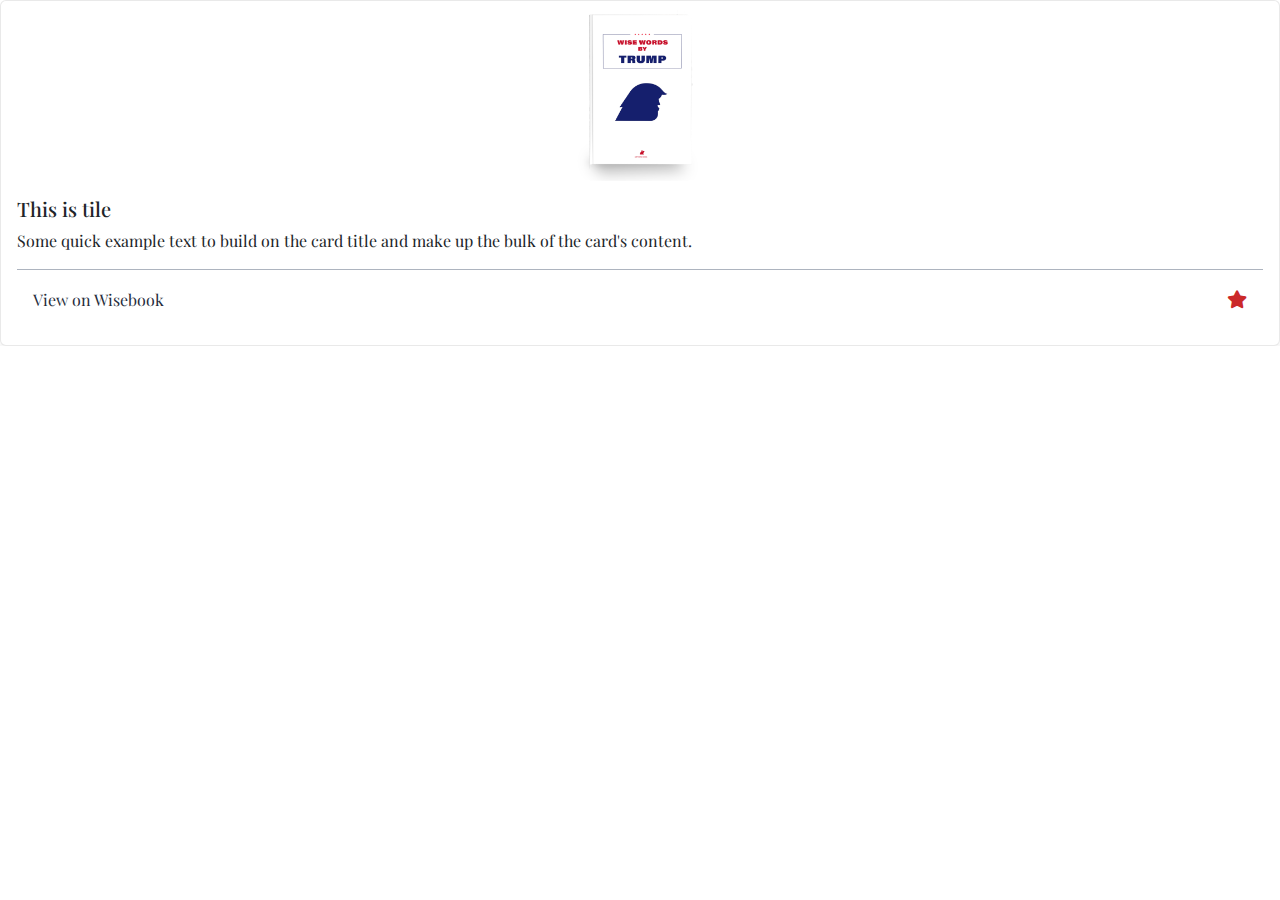
<file: embed-card.html>
<!DOCTYPE html>
<html lang="en">
  <head>
    <meta charset="UTF-8" />
    <meta name="viewport" content="width=device-width, initial-scale=1.0" />
    <link rel="shortcut icon" href="image/favicon.webp" type="image/x-icon" />
    <link rel="preconnect" href="https://fonts.googleapis.com" />
    <link rel="preconnect" href="https://fonts.gstatic.com" crossorigin />
    <link
      href="https://fonts.googleapis.com/css2?family=Playfair+Display:ital,wght@0,400..900;1,400..900&display=swap"
      rel="stylesheet"
    />
    <link
      href="https://cdn.jsdelivr.net/npm/bootstrap@5.3.3/dist/css/bootstrap.min.css"
      rel="stylesheet"
    />
    <link rel="preconnect" href="https://fonts.googleapis.com" />
    <link rel="preconnect" href="https://fonts.gstatic.com" crossorigin />
    <link
      href="https://fonts.googleapis.com/css2?family=Poppins:ital,wght@0,100;0,200;0,300;0,400;0,500;0,600;0,700;0,800;0,900;1,100;1,200;1,300;1,400;1,500;1,600;1,700;1,800;1,900&display=swap"
      rel="stylesheet"
    />
    <link
      rel="stylesheet"
      href="https://sanjitgh.github.io/wisebook/css/style.css"
    />
    <link
      rel="stylesheet"
      href="https://sanjitgh.github.io/wisebook/css/all.min.css"
    />
    <link
      rel="stylesheet"
      href="https://sanjitgh.github.io/wisebook/css/single-product.css"
    />
    <title>Product Details</title>
  </head>

  <body>
    <div class="card embed_card">
      <img
        src="https://sanjitgh.github.io/wisebook/image/img.png"
        class="card-img-top"
        alt="..."
      />
      <div class="card-body">
        <h5 class="">This is tile</h5>
        <p class="card-text">
          Some quick example text to build on the card title and make up the
          bulk of the card's content.
        </p>
        <div class="divider"></div>
        <div class="flex justify-content-between align-items-center p-3">
          <a href="" class="view_link">View on Wisebook</a>
          <span class="star_icon">
            <i class="fa-solid fa-star"></i>
          </span>
        </div>
      </div>
    </div>

    <script src="https://ajax.googleapis.com/ajax/libs/jquery/3.7.1/jquery.min.js"></script>
    <script src="https://cdn.jsdelivr.net/npm/bootstrap@5.3.3/dist/js/bootstrap.bundle.min.js"></script>
    <script src="https://sanjitgh.github.io/wisebook/js/singleProduct.js"></script>
  </body>
</html>
</file>
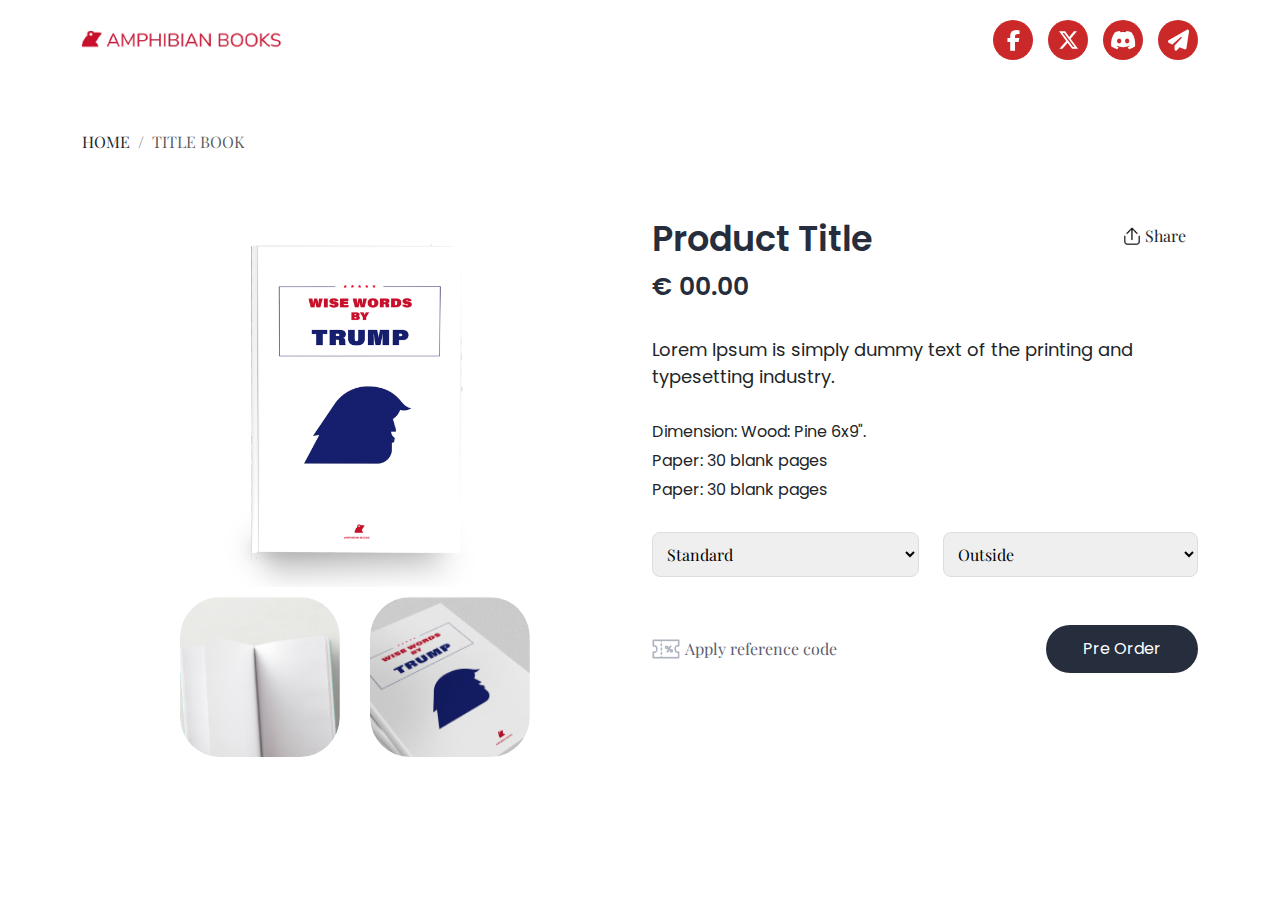
<file: single-product.html>
<!DOCTYPE html>
<html lang="en">
  <head>
    <meta charset="UTF-8" />
    <meta name="viewport" content="width=device-width, initial-scale=1.0" />
    <link rel="shortcut icon" href="image/favicon.webp" type="image/x-icon" />
    <link rel="preconnect" href="https://fonts.googleapis.com" />
    <link rel="preconnect" href="https://fonts.gstatic.com" crossorigin />
    <link
      href="https://fonts.googleapis.com/css2?family=Playfair+Display:ital,wght@0,400..900;1,400..900&display=swap"
      rel="stylesheet"
    />
    <link
      href="https://cdn.jsdelivr.net/npm/bootstrap@5.3.3/dist/css/bootstrap.min.css"
      rel="stylesheet"
    />
    <link rel="preconnect" href="https://fonts.googleapis.com" />
    <link rel="preconnect" href="https://fonts.gstatic.com" crossorigin />
    <link
      href="https://fonts.googleapis.com/css2?family=Poppins:ital,wght@0,100;0,200;0,300;0,400;0,500;0,600;0,700;0,800;0,900;1,100;1,200;1,300;1,400;1,500;1,600;1,700;1,800;1,900&display=swap"
      rel="stylesheet"
    />
    <link rel="stylesheet" href="css/style.css" />
    <link rel="stylesheet" href="css/all.min.css" />
    <link rel="stylesheet" href="css/single-product.css" />
    <title>Product Details</title>
  </head>

  <body class="nasted_footer_class">
    <!-- don't need to copy this -->
    <header class="z_index">
      <div class="container">
        <div class="row justify-content-between">
          <div class="col-6">
            <div class="logo z_index">
              <a href="index.html"
                ><img src="image/logo.webp" class="img-fluid" alt=""
              /></a>
            </div>
          </div>
          <div class="col-6 z_index position-relative">
            <!-- desktop nav items -->
            <ul class="navbar_nav">
              <li>
                <a href="#"><i class="fa-brands fa-facebook-f"></i></a>
              </li>
              <li>
                <a href="#"><i class="fa-brands fa-x-twitter"></i></a>
              </li>
              <li>
                <a href="#"><i class="fa-brands fa-discord"></i></a>
              </li>
              <li>
                <a href="#"><i class="fa-solid fa-paper-plane"></i></a>
              </li>
            </ul>
            <!-- mobile nav items start -->
            <nav class="navbar navbar-expand-lg mobile_menu">
              <div class="container-fluid justify-content-end p-0">
                <button
                  class="navbar-toggler p-0"
                  type="button"
                  data-bs-toggle="collapse"
                  data-bs-target="#navbarNavAltMarkup"
                  aria-controls="navbarNavAltMarkup"
                  aria-expanded="false"
                  aria-label="Toggle navigation"
                >
                  <div class="toggle">
                    <span></span>
                    <span></span>
                    <span></span>
                  </div>
                </button>
                <div class="collapse navbar-collapse" id="navbarNavAltMarkup">
                  <div class="navbar-nav">
                    <a class="nav-link" href="#"
                      ><i class="fa-brands fa-facebook-f"></i
                    ></a>
                    <a class="nav-link" href="#"
                      ><i class="fa-brands fa-x-twitter"></i
                    ></a>
                    <a class="nav-link" href="#"
                      ><i class="fa-brands fa-discord"></i
                    ></a>
                    <a class="nav-link" href="#"
                      ><i class="fa-solid fa-paper-plane"></i
                    ></a>
                  </div>
                </div>
              </div>
            </nav>
            <!-- mobile nav items end -->
          </div>
        </div>
      </div>
    </header>

    <section class="single_product_view">
      <div class="container">
        <div class="row mb-5">
          <div class="col">
            <nav aria-label="breadcrumb">
              <ol class="breadcrumb">
                <li class="breadcrumb-item">Home</li>
                <li class="breadcrumb-item active" aria-current="page">
                  Title Book
                </li>
              </ol>
            </nav>
          </div>
        </div>
        <!-- product area -->

        <div class="row gap-5 gap-md-0">
          <div class="col-12 col-md-6">
            <div class="product-image-section">
              <img
                src="image/img.png"
                alt="Main Product"
                class="product-main-image"
              />
              <div class="thumbnail-section">
                <!-- Filterable Thumbnails -->
                <img
                  src="image/Mask group.png"
                  alt="Thumbnail 1"
                  class="thumbnail"
                />
                <img
                  src="image/Mask group (1).png"
                  alt="Thumbnail 2"
                  class="thumbnail"
                />
                <!-- Add more thumbnails as needed -->
              </div>
            </div>
          </div>
          <div class="col-12 col-md-6">
            <div class="product-details">
              <div class="d-flex justify-content-between align-items-start">
                <h1 class="product-title">Product Title</h1>
                <button
                  class="btn btn_share flex align-items-center"
                  data-bs-toggle="modal"
                  data-bs-target="#sharePopUp"
                >
                  <img src="image/share.png" style="width: 16px; margin-right: 5px;" alt=""> Share
                </button>
              </div>
              <p class="product-price">€ 00.00</p>
              <p class="product-description">
                Lorem Ipsum is simply dummy text of the printing and typesetting
                industry.
              </p>

              <ul class="product_feature_list">
                <li>Dimension: Wood: Pine 6x9".</li>
                <li>Paper: 30 blank pages</li>
                <li>Paper: 30 blank pages</li>
              </ul>

              <form class="product-form my-3">
                <div class="d-flex flex-column flex-sm-row gap-4">
                  <select name="quality" class="w-100">
                    <option value="standard">Standard</option>
                    <option value="premium">Premium</option>
                    <!-- Additional quality options -->
                  </select>

                  <div class="w-100 position-relative my-margin">
                    <select class="w-100" id="deliveryOption">
                      <option value="home-delivery">Outside</option>
                      <option value="pickup">Local</option>
                    </select>

                    <a
                      href="https://www.google.com/maps/place/Norway/@64.1916164,7.2182935,5z/data=!3m1!4b1!4m6!3m5!1s0x461268458f4de5bf:0xa1b03b9db864d02b!8m2!3d60.472024!4d8.468946!16zL20vMDViNHc?entry=ttu&g_ep=EgoyMDI0MTExOS4yIKXMDSoASAFQAw%3D%3D"
                      target="_blank"
                      id="localLink"
                      class="d-none location_link"
                      >Visit Local Store</a
                    >
                  </div>
                </div>

                <div
                  class="d-flex align-items-center justify-content-between gap-3 mt-sm-5 ref_margin"
                >
                <div id="referenceForm" class="w-50">
                  <button type="button" class="refer_btn" id="referBtn"> 
                    <img src="image/path.png" alt="Apply Reference Code">
                    Apply reference code
                  </button>
                
                  <div class="form-group" id="referenceInput" style="display: none;">
                    <input
                      type="text"
                      class="modal_email_input w-100"
                      id="email"
                      name="email"
                      placeholder="Apply reference code"
                      required
                    />
                  </div>
                </div>

                  <div class="text-sm-end text-center">
                    <button type="button" class="pre_order_button">
                      Pre Order
                    </button>
                  </div>
                </div>
              </form>
            </div>
          </div>
        </div>
      </div>
    </section>

  <!-- Dynamic footer placement -->

    <!-- first Modal -->
    <div
      class="modal fade p-0"
      id="sharePopUp"
      aria-hidden="true"
      aria-labelledby="exampleModalToggleLabel2"
      tabindex="-1"
    >
      <div class="modal-dialog modal-dialog-centered">
        <div class="modal-content first-modal">
          <div class="modal-header">
            <h1 class="">Share this notebook</h1>
            <button
              type="button"
              class="btn-close"
              data-bs-dismiss="modal"
              aria-label="Close"
            ></button>
          </div>
          <div class="modal-body">
            <div class="d-flex align-items-center gap-1 mb-3">
              <img src="image/img.png" alt="" />
              <p>Title book • 192 pages</p>
            </div>
            <!-- links -->
            <div class="links_container">
              <div class="share_item">
                <a href="" class="d-flex align-items-center gap-2"
                  ><i class="fa-solid fa-copy"></i> Copy Link</a
                >
              </div>
              <div class="share_item">
                <a href="" class="d-flex align-items-center gap-2"
                  ><i class="fa-solid fa-square-envelope"></i> Email</a
                >
              </div>
              <div class="share_item">
                <a href="" class="d-flex align-items-center gap-2"
                  ><i class="fa-regular fa-message"></i> Message</a
                >
              </div>
              <div class="share_item">
                <a href="" class="d-flex align-items-center gap-2"
                  ><i class="fa-brands fa-square-whatsapp"></i> WhatsApp</a
                >
              </div>
              <div class="share_item">
                <a href="" class="d-flex align-items-center gap-2"
                  ><i class="fa-brands fa-facebook-messenger"></i> Messenger</a
                >
              </div>
              <div class="share_item">
                <a href="" class="d-flex align-items-center gap-2"
                  ><i class="fa-brands fa-square-facebook"></i> Facebook</a
                >
              </div>
              <div class="share_item">
                <a href="" class="d-flex align-items-center gap-2"
                  ><i class="fa-brands fa-square-x-twitter"></i> Twitter</a
                >
              </div>
              <div class="share_item">
                <button
                  id="second_modal_openModal"
                  href=""
                  class="d-flex border-none btn_embed align-items-center gap-2"
                >
                  <i class="fa-solid fa-code"></i> Embed
                </button>
              </div>
            </div>
          </div>
        </div>
      </div>
    </div>

    <!-- Second Modal -->
    <div id="second_modal_myModal" class="second_modal_modal">
      <div class="second_modal_possition">
        <div class="second_modal_modal-content">
          <div class="position-relative go_back_button_container">
            <span
              class="second_modal_close go_back_text"
              id="second_modal_closeModal"
              ><button type="button" class="btn-close" data-bs-dismiss="modal" aria-label="Close"></button></i></span
            >
          </div>
          <div class="embed_container">
            <div class="embed_left_item">
              <h3>Embed this stay</h3>
              <!-- <h5>Customise your code:</h5> -->

              <!-- <form>
                <div class="form-check">
                  <input
                    class="form-check-input"
                    type="checkbox"
                    value=""
                    id="flexCheckDefault"
                  />
                  <label class="form-check-label" for="flexCheckDefault">
                    Hide the reviews
                  </label>
                </div>
                <div class="form-check">
                  <input
                    class="form-check-input"
                    type="checkbox"
                    value=""
                    id="flexCheckDefault"
                  />
                  <label class="form-check-label" for="flexCheckDefault">
                    Create “no follow” links
                  </label>
                </div>
              </form> -->
              <h6>Copy and paste the following HTML into your website code:</h6>
              <div class="embed-container">
                <textarea class="embed-code" id="embedCode" readonly>
                  <iframe 
                    src="https://sanjitgh.github.io/wisebook/embed-card.html" 
                    frameborder="0" 
                    width="400" 
                    height="100%">
                    <div class="card embed_card">
                      <img 
                        src="https://sanjitgh.github.io/wisebook/image/img.png" 
                        class="card-img-top" 
                        alt="..." 
                      />
                      <div class="card-body">
                        <h5 class="card-title">This is tile</h5>
                        <p class="card-text">
                          Some quick example text to build on the card title and make 
                          up the bulk of the card's content.
                        </p>
                      </div>
                    </div>
                    </iframe>

                </textarea>
                <div class="position-relative">
                  <button class="copy-button" onclick="copyToClipboard()">
                    Copy HTML
                  </button>
                  <div id="customAlert" class="custom-alert">HTML copied!</div>
                </div>
              </div>
            </div>
            <div class="embed_right_item">
              <div class="card embed_card">
                <img
                  src="https://sanjitgh.github.io/wisebook/image/img.png"
                  class="card-img-top"
                  alt="..."
                />
                <div class="card-body">
                  <h5 class="card-title">This is tile</h5>
                  <p class="card-text">
                    Some quick example text to build on the card title and make
                    up the bulk of the card's content.
                  </p>
                  <div class="divider"></div>
                  <div
                    class="flex justify-content-between align-items-center p-3"
                  >
                    <a href="" class="view_link">View on Wisebook</a>
                    <span class="star_icon">
                      <i class="fa-solid fa-star"></i>
                    </span>
                  </div>
                </div>
              </div>
            </div>
          </div>
        </div>
      </div>
    </div>

    <script src="https://ajax.googleapis.com/ajax/libs/jquery/3.7.1/jquery.min.js"></script>
    <script src="https://cdn.jsdelivr.net/npm/bootstrap@5.3.3/dist/js/bootstrap.bundle.min.js"></script>
    <script src="js/singleProduct.js"></script>
  </body>
</html>
</file>
<file: css/style.css>
* {
    margin: 0;
    padding: 0;
}

html {
    overflow-x: hidden;
    scroll-behavior: smooth;
}



body {
    font-family: "Playfair Display", serif;
    overflow-x: hidden;
    padding: 0 !important;
}

/* header style start */
header {
    padding: 20px 0px;
    display: flex;
    position: sticky;
    background-color: #ffffff45;
    backdrop-filter: blur(2px);
}

header .container .row {
    align-items: center;
}

.logo img {
    width: 200px;
}

.logo {
    z-index: 9999;
}

.navbar_nav li {
    background: #CB2929;
    width: 40px;
    height: 40px;
    margin-right: 15px;
    display: flex;
    justify-content: center;
    align-items: center;
    border-radius: 100px;
    cursor: pointer;
    transition: .2s all ease-out;
}

.navbar_nav li:last-child {
    margin-right: 0px;
}

.navbar_nav li:hover {
    background: #e93f3f;
}

.navbar_nav {
    display: flex;
    justify-content: end;
    margin: 0;
    padding: 0;
}

.nav_control {
    display: flex;
    justify-content: end;
}

.navbar_nav li a i {
    color: #fff;
    font-size: 21px;
}

.navbar_nav li a {
    display: flex;
    text-decoration: none;
}

.mobile_menu{
    display: none;
}

.mobile_menu .nav-link {
    background: red;
    border-bottom: 1px solid white;
    width: 40px;
    height: 40px;
    display: flex;
    justify-content: center;
    align-items: center;
    color: #fff;
}
.mobile_menu .nav-link:last-child{
    border-bottom: none;
}
.mobile_menu .navbar-collapse {
    position: absolute;
    top: 51px;
    right: 10px;
}

/* nav toggle */
.toggle {
    position: relative;
    width: 60px;
    height: 50px;
    background: transparent;
    box-shadow: none;
    border-radius: 10px;
    display: flex;
    justify-content: center;
    align-items: center;
    cursor: pointer;
    overflow: hidden;
  }
  
  .toggle span {
    position: absolute;
    width: 35px;
    height: 4px;
    background: #e93f3f;
    border-radius: 10px;
    transition: 0.5s;
    left: 15px;
  }
  
  .toggle span:nth-child(1) {
    transform: translateY(-15px);
    width: 20px;
    left: 15px;
  }
  
  .toggle.active span:nth-child(1) {
    width: 40px;
    transform: translateY(0) rotate(45deg);
    transition-delay: 0.125s;
  }
  
  .toggle span:nth-child(2) {
    transform: translateY(15px);
    width: 15px;
    left: 15px;
  }
  
  .toggle.active span:nth-child(2) {
    width: 40px;
    transform: translateY(0) rotate(315deg);
    transition-delay: 0.25s;
  }
  
  .toggle.active span:nth-child(3) {
    transform: translateX(60px);
  }
  
  .navbar-toggler {
    border: none;
  }
  .navbar-toggler:focus {
    box-shadow: none;
  }
  /* nav toggle */

/* header style end */

/* banner style start*/
.banner {
    position: relative;
    background-color: #F5F5F5;
    min-height: 3400px;
    z-index: 1;
    overflow: hidden;
    margin-top: -80px;
}

.s_7 {
    position: absolute;
    right: -70rem;
    z-index: -1;
    top: 35rem;
    opacity: 0.7;
}

.banner_overlay_image_long {
    position: absolute;
    top: -165px;
    left: 0;
}

/* 08-31-24 update */

.banner_overlay_image {
    position: absolute;
    top: -1rem;
    z-index: 2;
    width: 100%;
}

.banner_overlay_image img:nth-child(2){
    position: absolute;
    top: 15px;
    z-index: 2;
    right: 0;
}

.banner_overlay_image img:last-child{
    position: absolute;
    top: 15px;
    z-index: 2;
    left: 0;
}
/* 08-31-24 update  end*/

.banner-title {
    
    font-weight: 600;
    background: #ffffff87;
    text-align: center;
    width: 100%;
    min-height: 200px;
    display: flex;
    justify-content: center;
    align-items: center;
}
#banner-title{
    max-width: 800px;
    font-size: 65px;
}

.center_control {
    height: 100vh;
    display: flex;
    align-items: center;
}

/* banner style end*/

/* book style start*/
.book {
    margin-top: -140rem;
}

.book_content {
    position: absolute;
    top: 45%;
    left: 56%;
    transform: translate(-55%, -45%);
    width: 70rem;
    z-index: 999;
}

.book_content .col-6 {
    padding: 0 3px;
}

.book_content h3 {
    font-size: 70px;
    font-weight: 700;
    margin-bottom: 10px;
}

.book_content p {
    font-size: 20px;
    font-weight: 700;
    line-height: 22px;
}

.book_left_box {
    background: #fff;
    padding: 42px 0;
    border-start-start-radius: 50px;
    border-bottom-left-radius: 50px;
    height: 230px;
    box-shadow: 0px 0px 30px -10px #00000029;
    border: 1px solid #ddd;
}

.book_right_box {
    background: #fff;
    padding: 30px 0;
    border-start-end-radius: 50px;
    border-bottom-right-radius: 50px;
    height: 230px;
    box-shadow: 0px 0px 30px -10px #00000029;
    border: 1px solid #ddd;
}

.book_btn button:active {
    border: 1px solid transparent !important;
}

/* book style end*/

/* trump book style start */
.trump_book {
    position: relative;
    margin-top: 3rem;
}

.s_8 {
    position: absolute;
    top: -33rem;
    left: 5%;
    z-index: 1;
    opacity: 0.6;
    transform: scale(0.6);
}

.s_9 {
    position: absolute;
    top: -6rem;
    z-index: 2;
}

.tramp_book_img {
    display: flex;
    justify-content: center;
    position: relative;
    width: 100%;
    height: 1000px;
}

.tr_img_one {
    position: absolute;
    width: 60%;
    left: 120px;
    transition: all .3s ease-out;
}

.tr_img_two {
    position: absolute;
    width: 65%;
    right: 160px;
    top: -32px;
    transition: all .3s ease-out;
}

.tramp_book_img:hover .tr_img_one {
    left: 40px;
}

.tramp_book_img:hover .tr_img_two {
    right: 40px;
}

.s_9_m {
    display: none;
}

.book_btn button {
    box-shadow: 0px 0px 15px 0px #00000026;
    padding: 12px 70px;
    border-radius: 10px;
    margin-top: -10rem;
    background: #fff;
    transition: .3s all ease-out;
}

.book_btn button:hover {
    box-shadow: 0px 0px 15px 0px #c018262e;
}

.book_btn img {
    width: 130px;
}

/* trump book style start */

/* pre sale style start */
.pre_sale {
    background-color: #F1F5F9;
    position: relative;
    margin-top: 5rem;
    padding-top: 5rem;
    margin-bottom: -2rem;
}

.mb_control {
    margin-bottom: 0 !important;
}

.s_10 {
    position: absolute;
    top: -32rem;
    left: -42rem;
    opacity: 0.7;
    z-index: 1;
}

.s_11 {
    position: absolute;
    top: -20rem;
    right: -67rem;
    opacity: 0.8;
    z-index: 1;
}

.s_14 {
    position: absolute;
    bottom: -77rem;
    left: -57rem;
    z-index: 1;
    opacity: 0.7;
}

.pre_sale_header {
    margin-bottom: 20rem;
}

.pre_sale_header h3 {
    font-size: 70px;
    font-weight: 600;
    color: #262D3C;
}

.pre_sale_header p {
    font-size: 22px;
    font-weight: 600;
}

.single_product {
    background: white;
    border-radius: 25px;
    text-align: center;
    padding-left: 30px;
    padding-right: 30px;
    padding-bottom: 50px;
    padding-top: 85px;
    margin-bottom: 12rem;
    box-shadow: 0px 0px 15px -10px #00000050;
}

.single_product img {
    margin-top: -250px;
}

.single_product h4 {
    margin-top: 10px;
    font-size: 24px;
    font-weight: 600;
    color: #262D3C;
    margin-bottom: 20px;
}

.single_product button {
    background: #262D3C;
    color: #fff;
    width: 100%;
    border-radius: 100px;
    padding: 16px 0;
    font-size: 18px;
    margin-bottom: 40px;
    font-family: 'Poppins';
    font-weight: 600;
    border: none;
    transition: .2s all ease-out;
}

.single_product button:hover {
    background: #FC1111;
}

.progress_bar {
    display: block;
    width: 100%;
    height: 14px;
    background: #F1F5F9;
    border-radius: 100px;
    margin-bottom: 20px;
    position: relative;
}

.progress_bar span {
    display: block;
    position: absolute;
    left: 0;
    height: 14px;
    background-color: #FC1111;
    border-radius: 100px;
}

.progress_content p {
    font-size: 15px;
    font-family: Poppins;
    color: #59606F;
}


/* pre sale style end */

/* testimonial style start */
.testimonial {
    text-align: center;
    position: relative;
    background: #f1f5f9;
    padding-top: 10rem;
    padding-bottom: 10rem;
}

.s_12 {
    position: absolute;
    top: -54rem;
    z-index: 2;
}

.s_12_m {
    display: none;
}

.tes_content img {
    width: 170px;
}

.tes_content p {
    width: 665px;
    font-size: 25px;
    margin: auto;
    padding: 30px 0;
}

.trump_section img {

    width: 150px;
    margin-bottom: 30px;
}

.trump_section h6 {
    font-size: 22px;
    font-weight: 700;
}

.trump_section p {
    padding: 0;
}

.trump_section p i {
    font-size: 21px;
}

/* testimonial style end */

/* Other WISE words style start */
.owl-carousel {
    display: block !important;
}

.owl-carousel .owl-stage-outer {
    padding-bottom: 35px;
    padding-right: 0;
}

.other_words {
    padding-top: 223px;
    position: relative;
    padding-bottom: 100px;
}

.other_words_header h3 {
    font-size: 40px;
    text-align: center;
    margin-bottom: 30px;
}

.words_box {
    width: 100%;
    border: 1px solid #00000026;
    box-shadow: 0px 0px 30px -10px #00000026;
    border-radius: 30px;
    padding: 40px;
    background: #fff;
}

.words_box img {
    width: 70px !important;
    margin-bottom: 2rem;
}

.words_box p {
    color: #59606F;
    font-size: 16px;
    margin-bottom: 2rem;
}

.oters_profile {
    display: flex;
    align-items: center;
}

.o_p_left_img img {
    filter: grayscale(1);
    margin-right: 15px;
}

.o_p_right_content {
    margin-bottom: 25px;
    text-align: start;
}

.o_p_right_content p {
    margin-bottom: 7px;
}

.o_p_right_content p b {
    font-weight: 700;
}

.owl-nav {
    position: absolute;
    color: #FC1111;
    text-align: center;
    bottom: -50px;
    padding: 0;
}

.owl-nav .owl-prev i {
    font-size: 30px;
    margin-right: 20px;
}

.owl-nav .owl-next i {
    font-size: 30px;
    margin-left: 20px;
}

/* Other WISE words style end */

/* about style start */
.about {
    padding-top: 0;
    background: #F1F5F9;
    padding-bottom: 8rem;
    position: relative;
}

.s_15 {
    position: absolute;
    top: -75rem;
    right: -60rem;
    opacity: 0.5;
    z-index: 1;
}

.s_16 {
    position: absolute;
    bottom: -62rem;
    left: -46rem;
    opacity: 0.5;
    z-index: 1;
}

.s_16_m {
    display: none;
}

.about .row {
    align-items: center;
}

.about_content h3 {
    font-size: 45px;
    margin-bottom: 15px;
    color: #262D3C;
}

.about_content p {
    color: #59606F;
    margin-bottom: 40px;
}

.about_button{
    max-width: 400px;
    display: flex;
    justify-content: space-between;
}

.about_button img {
    filter: grayscale(1) opacity(0.6);
    margin-left: 20px;
}

.about_video {
    position: relative;
}

.video-play-button {
    position: absolute;
    z-index: 10;
    top: 50%;
    left: 50%;
    transform: translateX(-50%) translateY(-50%);
    box-sizing: content-box;
    display: block;
    width: 26px;
    height: 36px;
    border-radius: 50%;
    padding: 18px 20px 18px 28px;
    box-shadow: 0px 0px 30px -10px black;
}

.video-play-button:before {
    content: "";
    position: absolute;
    z-index: 0;
    left: 50%;
    top: 50%;
    transform: translateX(-50%) translateY(-50%);
    display: block;
    width: 70px;
    height: 70px;
    background: #fff;
    border-radius: 50%;
}

.video_btn:hover .video-play-button:before {
    animation: pulse-border 1300ms ease-out infinite !important;
}

.video-play-button:after {
    content: "";
    position: absolute;
    z-index: 1;
    left: 50%;
    top: 50%;
    transform: translateX(-50%) translateY(-50%);
    display: block;
    width: 80px;
    height: 80px;
    background: #ffffff;
    border-radius: 50%;
    transition: all 200ms;
}

.video-play-button:hover:after {
    background-color: darken(#fa183d, 10%);
}

.video-play-button img {
    position: relative;
    z-index: 3;
    max-width: 100%;
    width: auto;
    height: auto;
}

.video-play-button span {
    display: block;
    position: relative;
    z-index: 3;
    width: 0;
    height: 0px;
    border-left: 25px solid #a7a7a7;
    border-top: 18px solid transparent;
    border-bottom: 18px solid transparent;
}

@keyframes pulse-border {
    0% {
        transform: translateX(-50%) translateY(-50%) translateZ(0) scale(1);
        opacity: 1;
    }

    100% {
        transform: translateX(-50%) translateY(-50%) translateZ(0) scale(1.5);
        opacity: 0;
    }
}



.video-overlay {
    z-index: -1;
    top: 0;
    bottom: 0;
    left: 0;
    right: 0;
    background: rgba(0, 0, 0, 0.80);
    opacity: 0;
    transition: all ease 500ms;
}

.video-overlay.open {
    position: fixed;
    z-index: 999;
    opacity: 1;
}

.video-overlay-close {
    position: absolute;
    z-index: 1000;
    top: 15px;
    right: 20px;
    font-size: 36px;
    line-height: 1;
    font-weight: 400;
    color: #fff;
    text-decoration: none;
    cursor: pointer;
    transition: all 200ms;
}

.video-overlay-close:hover {
    color: #fa183d;
}

.video-overlay iframe {
    position: absolute;
    top: 50%;
    left: 50%;
    transform: translateX(-50%) translateY(-50%);
    box-shadow: none;
    width: 80%;
    height: 85%;
}

/* about style end */

/* book_collection style start */
.book_collection {
    position: relative;
    background-color: #f1f5f9;
}

.s_13 {
    position: absolute;
    top: -5rem;
    z-index: 2;
    transform: scale(1.2);
}

.s_13_m {
    display: none;
}

/* book_collection style end */

/* Become a partner style start */
.partner {
    text-align: center;
    margin-bottom: -38rem;
}

.partner h3 {
    font-size: 50px;
    font-weight: 600;
    margin-bottom: 15px;
}

.partner p {
    font-family: poppins;
    font-size: 18px;
    width: 500px;
    margin: auto;
    margin-bottom: 44px;
}

.partner_btn {
    border: none;
    padding: 15px 70px;
    font-family: poppins;
    font-size: 18px;
    font-weight: 500;
    background: #262D3C;
    color: #fff;
    border-radius: 100px;
    transition: .2s all ease-out;
}

.partner_btn:hover {
    background: #CB2929;
}

/* Become a partner style end */


/* footer style start */
.footer {
    overflow: hidden;
    position: relative;
    background-color: #F1F5F9;
}


.footer_icons li {
    background: #CB2929;
    width: 40px;
    height: 40px;
    margin: 0 7px;
    display: flex;
    justify-content: center;
    align-items: center;
    border-radius: 100px;
    cursor: pointer;
    transition: .2s all ease-out;
}

.footer_icons li:hover {
    background: #e93f3f;
}

.footer_icons ul li i {
    color: #fff;
    font-size: 20px;
}

.footer_icons ul {
    display: flex;
    justify-content: center;
    margin-bottom: 20px;
    padding: 0;
}

.f_copy {
    text-align: center;
    font-family: 'Poppins';
    font-size: 16px;
    text-transform: uppercase;
    color: #cb2929;
}

.s_1 {
    position: absolute;
    left: 0;
    bottom: -6rem;
    z-index: 1;
}

.s_1_m {
    display: none;
}

.s_3 {
    position: absolute;
    right: -60rem;
    top: 0;
    opacity: 0.5;
}

.s_4 {
    position: absolute;
    left: -54rem;
    top: 20rem;
}

.s_5 {
    position: absolute;
    left: -39rem;
    top: -65rem;
    opacity: 1;
}

.s_6 {
    position: absolute;
    top: -76rem;
    left: 0;
}

.z_index {
    z-index: 9999 !important;
}

.footer .container {
    min-height: 1000px;
    display: flex;
    justify-content: center;
    align-items: end;
    padding-bottom: 30px;
}

.footer_icons li a {
    display: flex;
    text-decoration: none;
}

/* footer style end */


/* modal style */
/* modal */

.offer-modal-body {
    background: #1B1D24;
    padding-top: 45px;
    padding-right: 45px;
    padding-left: 40px;
    padding-bottom: 10px;
    border-radius: 20px;
}

.modal-content {
    background-color: transparent;
    border: none;
    position: relative;
}

.offer-modal-header {
    padding: 0;
    border: none;
}

.modal_btn_close {
    position: absolute;
    right: 20px;
    top: 15px;
    z-index: 5;
    background-image: url(../image/close.png);
}

.modal_btn_close:focus {
    box-shadow: none;
}

.modal.show .modal-dialog {
    max-width: 700px;
    height: 100%;
    display: flex;
    justify-content: center;
    align-items: center;
    margin-top: 0;
    margin-bottom: 0;
}
</file>
<file: css/single-product.css>
.flex {
    display: flex;
}

.single_product_view {
    padding: 50px 0;
}

.product-page {
    display: flex;
    gap: 20px;
}

.product-main-image {
    width: 60%;
    margin: auto;
    display: block;
}

.thumbnail-section {
    display: flex;
    gap: 30px;
    margin-top: 10px;
    justify-content: center;
}

.thumbnail {
    width: 160px;
    height: 160px;
    cursor: pointer;
    border-radius: 40px;
}

.product-title {
    font-size: 35px;
    font-weight: 600;
    color: #262D3C;
    font-family: "Poppins", sans-serif;
}

.couple_text {
    text-decoration: none;
    color: #ADB4BF;
    font-family: "Poppins", sans-serif !important;
}

.product-price {
    font-size: 25px;
    font-weight: 600;
    color: #262D3C;
    margin-bottom: 30px;
    font-family: "Poppins", sans-serif !important;
}

.product_feature_list {
    padding: 0;
    margin: 30px 0;
}

.product_feature_list li {
    list-style: none;
    margin-bottom: 5px;
    font-size: 16px;
    font-family: "Poppins", sans-serif !important;
}

.product-description {
    margin: 10px 0;
    font-size: 18px;
    font-family: "Poppins", sans-serif !important;
}

.product-form label {
    display: block;
    margin: 10px 0 5px;
}

.product-form select {
    padding: 10px;
    border-radius: 8px;
    border-color: #ddd;
    outline: none;
    max-height: fit-content;
}

.modal_email_input {
    padding: 10px;
    border-radius: 8px;
    border: 1px solid #ddd;
    outline: none;
}

.pre_order_button {
    border-radius: 100px;
    background-color: #262D3C;
    color: white;
    border: none;
    padding: 12px 37px;
    transition: .2s ease-in;
    font-family: "Poppins", sans-serif !important;
}

.pre_order_button:hover {
    background-color: #CB2929;
}

.btn_share {
    border: none;
}

.modal-header {
    padding: 30px 30px 0px;
    border: none;
    padding-bottom: 0;
}

.modal-header>h1 {
    font-size: 30px;
    font-weight: 600;
    color: #262D3C;
}

.modal-body {
    font-family: "Poppins", sans-serif;
    padding: 35px;
    padding-top: 10px;
}

.first-modal {
    background-color: white;
}

.modal-body img {
    width: 100px;
}

.links_container {
    display: grid;
    grid-template-columns: repeat(2, 1fr);
    gap: 15px;
}

.share_item {
    border: 1px solid #ddd;
    border-radius: 6px;
    padding: 10px;

}

.share_item a {
    color: #262D3C;
    text-decoration: none;
    font-weight: 500;
}

.share_item i {
    font-size: 20px;
}

.modal-dialog {
    max-width: 650px;
}

.btn_embed {
    border: none;
    background: transparent;
}

.ref_code {
    padding: 8px;

}

.ref_code:focus {
    box-shadow: none;
    border: 1px solid #ddd;
}

/* Second Modal Styles */
.second_modal_modal {
    display: none;
    /* Hidden by default */
    position: fixed;
    z-index: 1;
    left: 0;
    top: 0;
    width: 100%;
    height: 100%;
    overflow: auto;
    background-color: rgba(0, 0, 0, 0.5);
    /* Black with opacity */
    z-index: 999999;
}

.second_modal_modal-content {
    background-color: #fff;
    padding: 45px 30px 60px;
    border: 1px solid #888;
    width: 860px;
    /* Adjust as needed */
    border-radius: 8px;
    margin: 0 10px;
}

.second_modal_close {
    color: black;
    float: right;
    font-size: 20px;
    font-weight: bold;
    cursor: pointer;
    position: absolute;
    top: -32px;
    right: -10px;
}

.second_modal_close:hover,
.second_modal_close:focus {
    color: #000;
    text-decoration: none;
}

.second_modal_possition {
    width: 100%;
    min-height: 100vh;
    display: flex;
    justify-content: center;
    align-items: center;
}

l {
    top: 0;
    left: -15px;
    font-size: 18px;
    padding: 0 30px;
}

.embed_container {
    display: flex;
    justify-content: space-between;
    align-items: start;
    gap: 20px;
    margin-top: 20px;
    align-items: center;
}

.embed_left_item {
    width: 60%;
}

.embed_left_item h3 {
    margin-bottom: 30px;
    color: black;
    font-size: 32px;
}

.embed_left_item h6 {
    font-weight: 600;
    color: black;
    font-size: 18px;
}

.embed_left_item h5 {
    margin-bottom: 20px;
    color: #151515;
    font-size: 20px;
    font-weight: 600;
}

.form-check-input:checked {
    background-color: #1e1e1e;
    border-color: #1e1e1e;
    width: 20px;
    height: 20px;
}

.form-check-input[type=checkbox] {
    border-radius: .25em;
    width: 20px;
    height: 20px;
    margin-right: 10px;
}

.form-check-label {
    margin-top: 2px;
}

.form-check {
    margin-bottom: 10px;
}

.embed-container {
    max-width: 500px;
    background: #fff;
    padding: 10px;
    border-radius: 8px;
    position: relative;
}

.embed-code {
    width: 100%;
    height: 100px;
    font-family: monospace;
    font-size: 14px;
    border: 1px solid #ccc;
    border-radius: 5px;
    padding: 8px;
    overflow: auto;
    background-color: transparent;
}

.copy-button {
    margin-top: 10px;
    padding: 10px 20px;
    background: #000;
    color: #fff;
    font-size: 16px;
    text-align: center;
    border: none;
    border-radius: 5px;
    cursor: pointer;
}

.copy-button:hover {
    background: #333;
}

.embed_card {
    border: 1px solid #dddddda5;
    box-shadow: 0px 10px 15px #0000000f;
}

.view_link {
    text-decoration: none;
    color: #262D3C;
}

.star_icon {
    color: #CB2929;
    font-size: 18px;
}

.embed_right_item {
    width: 40%;
}

.hidden {
    display: none;
}

.location_link {
    color: #212529;
    position: absolute;
    left: 50%;
    bottom: -30px;
    transform: translateX(-50%);
}

.card.embed_card img {
    max-width: 225px;
    margin: auto;
}

.divider {
    width: 100%;
    height: 1px;
    background-color: #ADB4BF;
}

.embed_card_title {
    text-decoration: none;
    font-size: 22px;
    color: #262D3C;
}

.custom-alert {
    position: absolute;
    top: 50%;
    right: 20px;
    transform: translateY(-50%);
    color: #000000;
    padding: 8px 15px;
    border-radius: 5px;
    transition: right 0.3s ease;
    font-size: 14px;
    display: none;
}

.show-alert {
    display: block;
}

.nasted_footer_class .footer {
    background-color: #fff;
    padding: 120px 0px 30px;
}

.nasted_footer_class .footer .container {
    min-height: auto;
    padding: 0;
}

.breadcrumb {
    text-transform: uppercase;
}

.nasted_footer_class .footer .s_1,
.s_1_m,
.s_3,
.s_4,
.s_5,
.s_6 {
    display: none;
}

.refer_btn {
    display: flex;
    align-items: center;
    gap: 5px;
    background: transparent;
    border: none;
    color: #59606F;
}

.refer_btn:hover {
    background: transparent;
}
.ref_margin{
    margin-top: 50px;
}

/*********** media quarry for single product ************/

@media screen and (max-width:1400px) {
    .card.embed_card img {
        max-width: 160px;
    }

}

@media (max-width: 991px) {
    .product-title {
        font-size: 35px;
    }
}

@media (max-width: 767px) {
    .navbar_nav {
        display: none;
    }

    .mobile_menu {
        display: block;
        padding: 0;
        position: absolute;
        top: -24px;
        right: 12px;
    }

    .product-title {
        font-size: 32px;
    }

    .product-price {
        font-size: 25px;
        margin: 0px 0px 30px 0px;
    }

    .embed_container {
        flex-direction: column;
    }

    .embed_left_item {
        width: 100%;
    }

    .embed_right_item {
        width: 100%;
    }

    .go_back_text {
        top: -10px;
        right: 0;
    }
}

@media (max-width: 575px) {
    header {
        padding: 15px 0px;
    }

    .pre_order_button {

        padding: 12px 20px;

    }

    .thumbnail {
        width: 130px;
        height: 130px;
    }

    .my-margin {
        margin-top: 10px;
    }

    .second_modal_modal-content {
        padding: 20px 15px 40px;
    }
}
</file>
